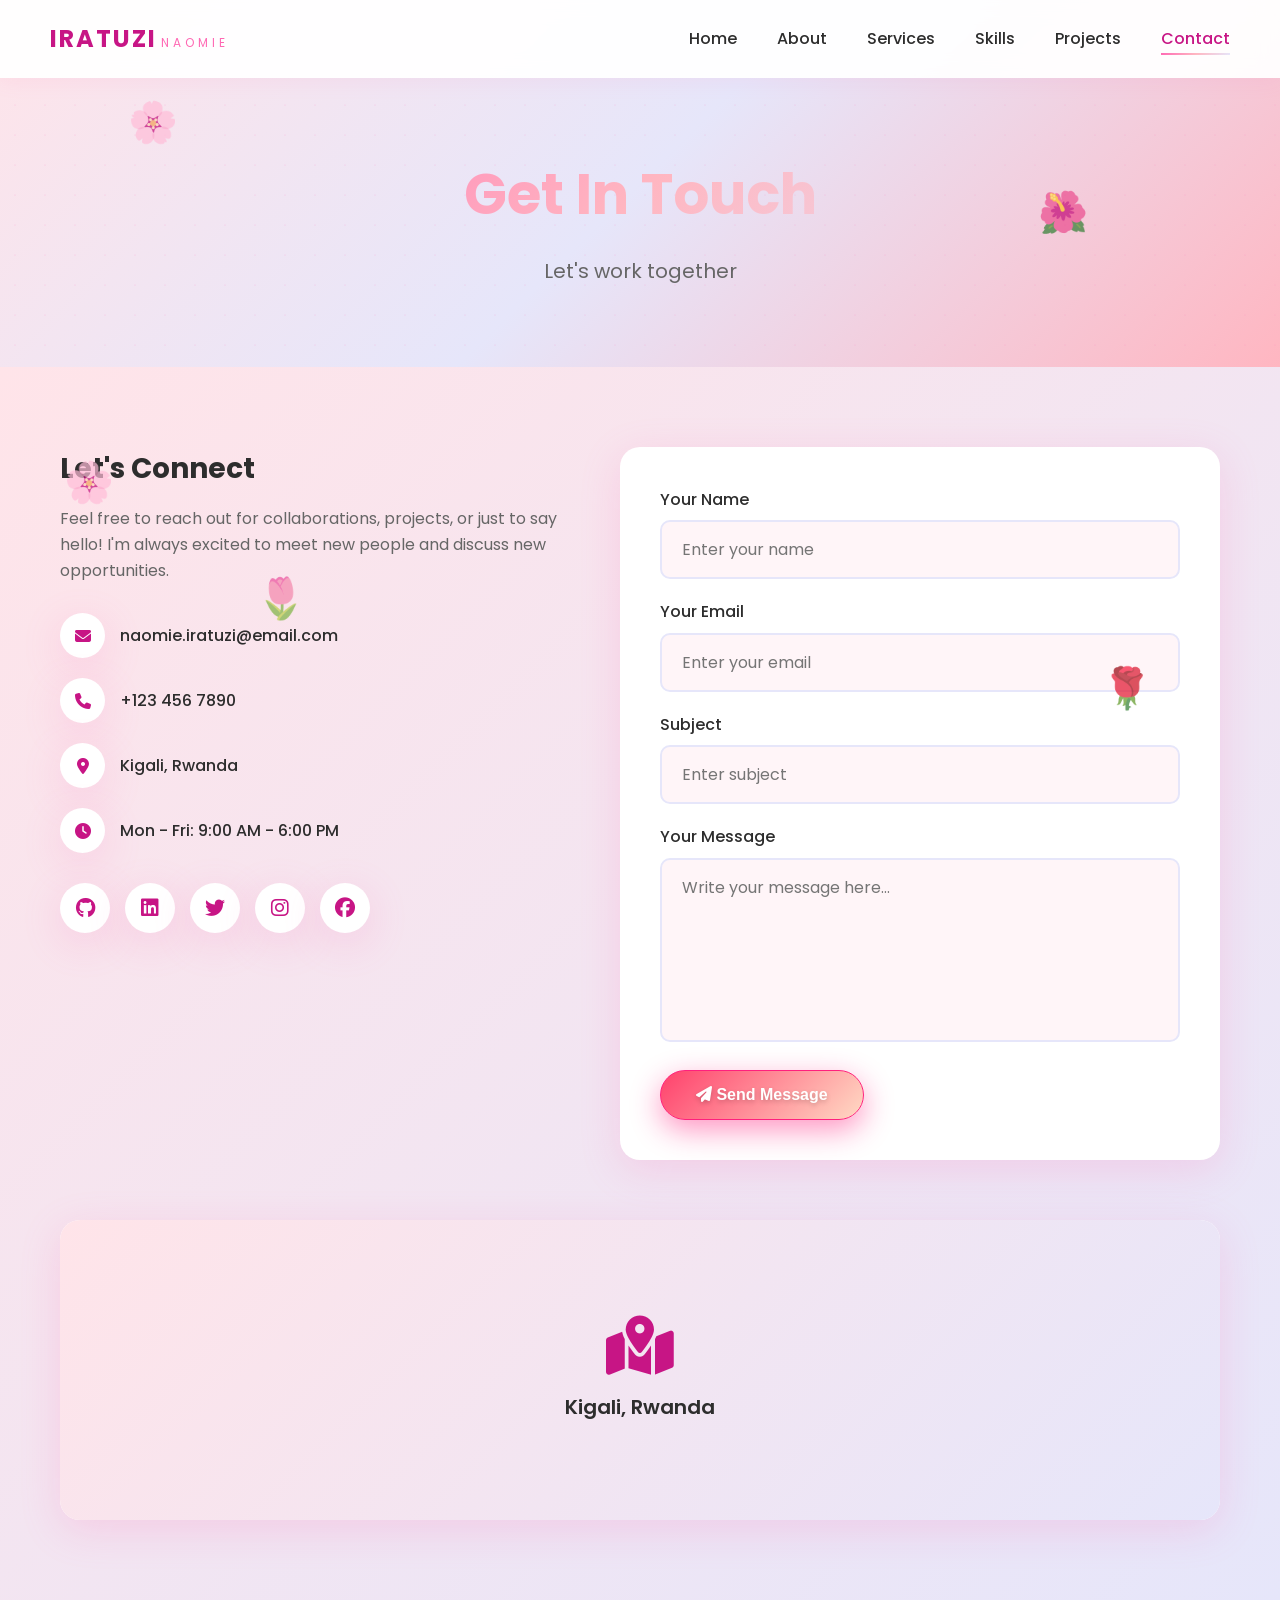
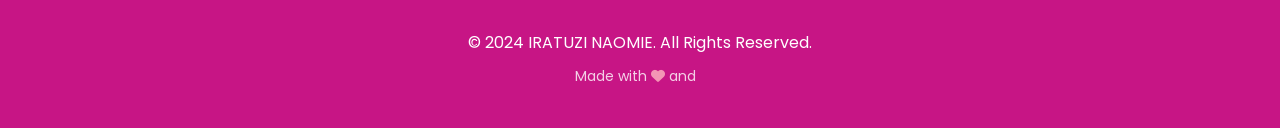
<file: contact.html>
<!DOCTYPE html>
<html lang="en">
<head>
    <meta charset="UTF-8">
    <meta name="viewport" content="width=device-width, initial-scale=1.0">
    <title>Contact - IRATUZI NAOMIE</title>
    <link rel="icon" href="favicon.svg" type="image/svg+xml">
    <link rel="stylesheet" href="styles.css">
    <link href="https://fonts.googleapis.com/css2?family=Poppins:wght@300;400;500;600;700&display=swap" rel="stylesheet">
    <link rel="stylesheet" href="https://cdnjs.cloudflare.com/ajax/libs/font-awesome/6.4.0/css/all.min.css">
</head>
<body>
    <!-- Navigation -->
    <nav class="navbar">
        <div class="logo">
            <a href="index.html">
                <span class="logo-text">IRATUZI</span>
                <span class="logo-sub">NAOMIE</span>
            </a>
        </div>
        <ul class="nav-links">
            <li><a href="index.html">Home</a></li>
            <li><a href="about.html">About</a></li>
            <li><a href="services.html">Services</a></li>
            <li><a href="skills.html">Skills</a></li>
            <li><a href="projects.html">Projects</a></li>
            <li><a href="contact.html" class="active">Contact</a></li>
        </ul>
        <div class="hamburger">
            <span></span>
            <span></span>
            <span></span>
        </div>
    </nav>

    <!-- Page Header -->
    <section class="page-header">
        <div class="container">
            <h1 class="page-title">Get In Touch</h1>
            <p class="page-subtitle">Let's work together</p>
        </div>
    </section>

    <!-- Contact Section -->
    <section class="contact-page">
        <div class="container">
            <div class="contact-content">
                <div class="contact-info">
                    <h3>Let's Connect</h3>
                    <p>Feel free to reach out for collaborations, projects, or just to say hello! I'm always excited to meet new people and discuss new opportunities.</p>
                    
                    <div class="contact-details">
                        <div class="contact-item">
                            <i class="fas fa-envelope"></i>
                            <span>naomie.iratuzi@email.com</span>
                        </div>
                        <div class="contact-item">
                            <i class="fas fa-phone"></i>
                            <span>+123 456 7890</span>
                        </div>
                        <div class="contact-item">
                            <i class="fas fa-map-marker-alt"></i>
                            <span>Kigali, Rwanda</span>
                        </div>
                        <div class="contact-item">
                            <i class="fas fa-clock"></i>
                            <span>Mon - Fri: 9:00 AM - 6:00 PM</span>
                        </div>
                    </div>
                    
                    <div class="social-links">
                        <a href="#"><i class="fab fa-github"></i></a>
                        <a href="#"><i class="fab fa-linkedin"></i></a>
                        <a href="#"><i class="fab fa-twitter"></i></a>
                        <a href="#"><i class="fab fa-instagram"></i></a>
                        <a href="#"><i class="fab fa-facebook"></i></a>
                    </div>
                </div>
                
                <form class="contact-form">
                    <div class="form-group">
                        <label for="name">Your Name</label>
                        <input type="text" id="name" placeholder="Enter your name" required>
                    </div>
                    <div class="form-group">
                        <label for="email">Your Email</label>
                        <input type="email" id="email" placeholder="Enter your email" required>
                    </div>
                    <div class="form-group">
                        <label for="subject">Subject</label>
                        <input type="text" id="subject" placeholder="Enter subject" required>
                    </div>
                    <div class="form-group">
                        <label for="message">Your Message</label>
                        <textarea id="message" placeholder="Write your message here..." rows="6" required></textarea>
                    </div>
                    <button type="submit" class="btn btn-primary">
                        <i class="fas fa-paper-plane"></i> Send Message
                    </button>
                </form>
            </div>
            
            <!-- Map Section -->
            <div class="map-section">
                <div class="map-container">
                    <div class="map-placeholder">
                        <i class="fas fa-map-marked-alt"></i>
                        <p>Kigali, Rwanda</p>
                    </div>
                </div>
            </div>
        </div>
    </section>

    <!-- Footer -->
    <footer>
        <div class="container">
            <p>&copy; 2024 IRATUZI NAOMIE. All Rights Reserved.</p>
            <p class="footer-love">Made with <i class="fas fa-heart"></i> and <i class="fas fa-butterfly"></i></p>
        </div>
    </footer>

    <!-- Floating Butterflies -->
    <div class="butterfly butterfly-1">🦋</div>
    <div class="butterfly butterfly-2">🦋</div>
    <div class="butterfly butterfly-3">🦋</div>
    <div class="butterfly butterfly-4">🦋</div>
    <div class="butterfly butterfly-5">🦋</div>

    <!-- Flower Decorations -->
    <div class="flower flower-1">🌸</div>
    <div class="flower flower-2">🌺</div>
    <div class="flower flower-3">🌷</div>
    <div class="flower flower-4">🌹</div>
    <div class="flower flower-5">🌸</div>

    <script src="script.js"></script>
</body>
</html>
</file>
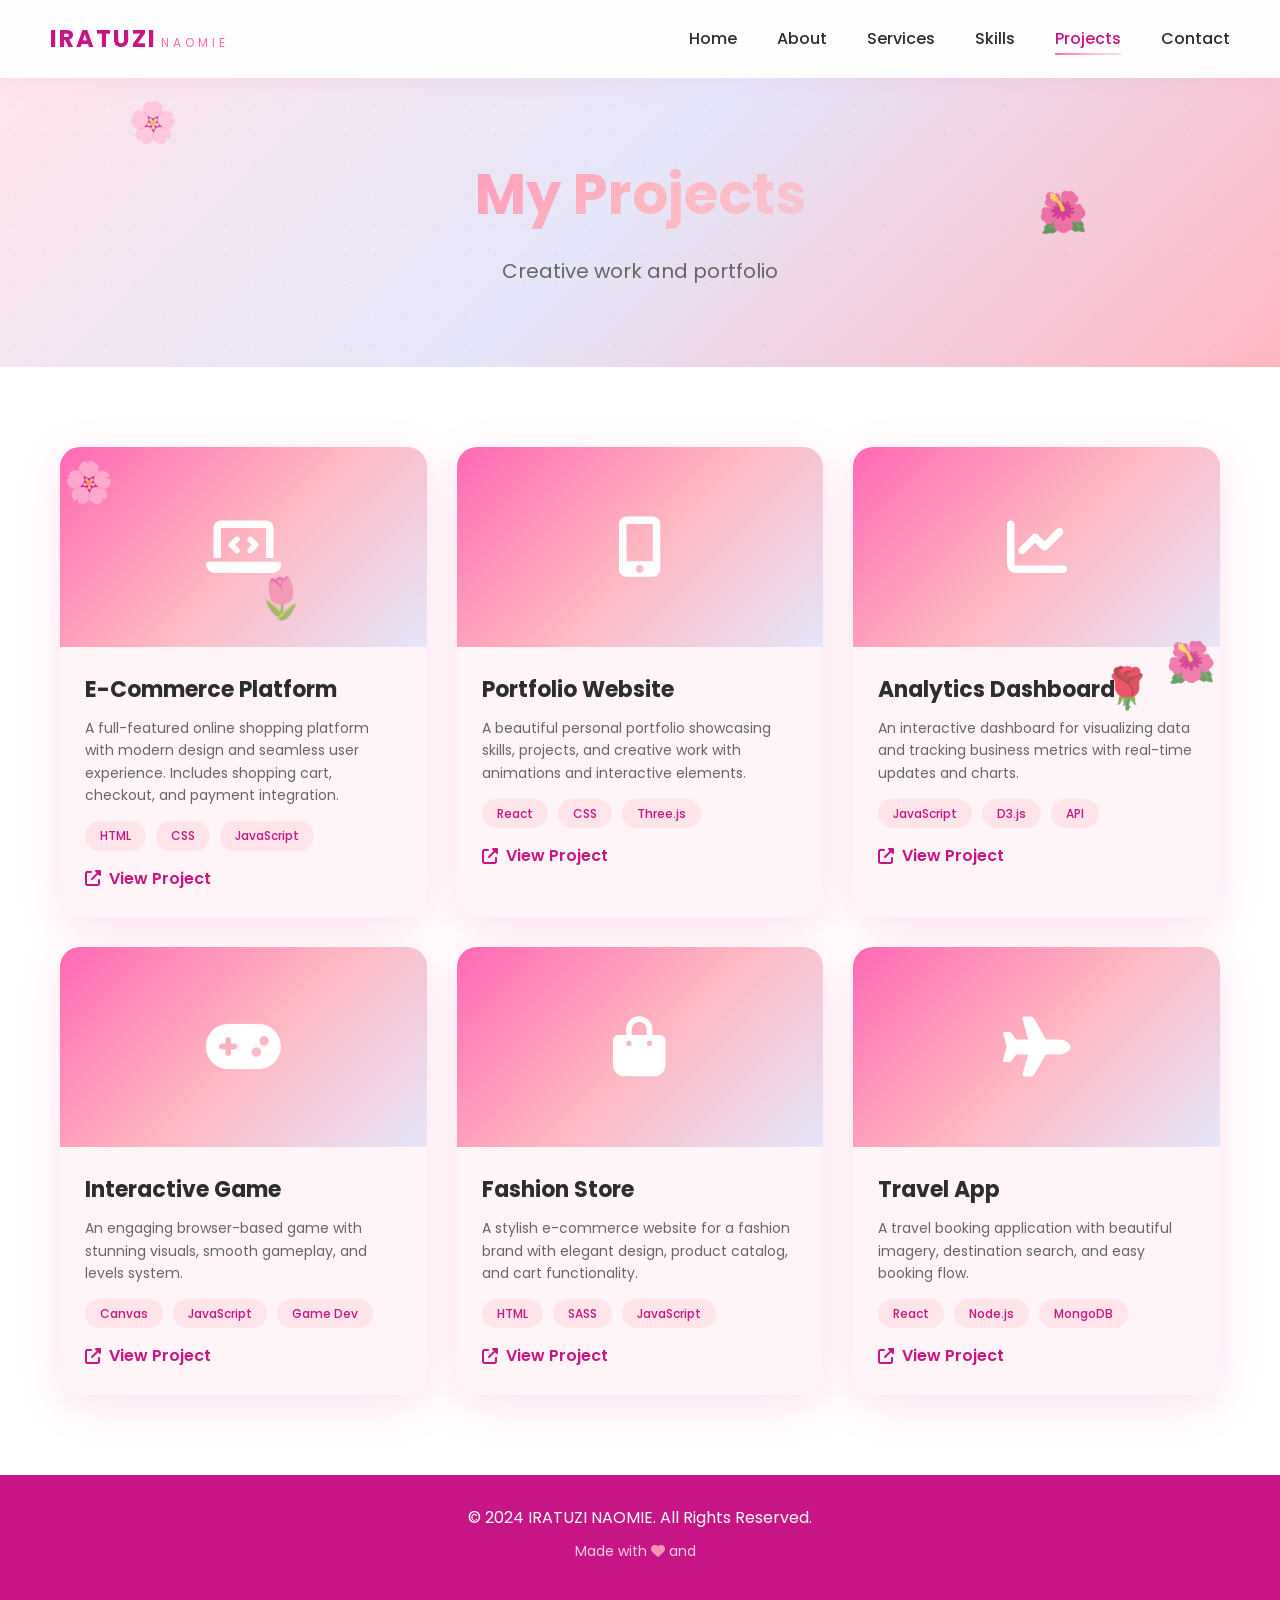
<file: projects.html>
<!DOCTYPE html>
<html lang="en">
<head>
    <meta charset="UTF-8">
    <meta name="viewport" content="width=device-width, initial-scale=1.0">
    <title>Projects - IRATUZI NAOMIE</title>
    <link rel="icon" href="favicon.svg" type="image/svg+xml">
    <link rel="stylesheet" href="styles.css">
    <link href="https://fonts.googleapis.com/css2?family=Poppins:wght@300;400;500;600;700&display=swap" rel="stylesheet">
    <link rel="stylesheet" href="https://cdnjs.cloudflare.com/ajax/libs/font-awesome/6.4.0/css/all.min.css">
</head>
<body>
    <!-- Navigation -->
    <nav class="navbar">
        <div class="logo">
            <a href="index.html">
                <span class="logo-text">IRATUZI</span>
                <span class="logo-sub">NAOMIE</span>
            </a>
        </div>
        <ul class="nav-links">
            <li><a href="index.html">Home</a></li>
            <li><a href="about.html">About</a></li>
            <li><a href="services.html">Services</a></li>
            <li><a href="skills.html">Skills</a></li>
            <li><a href="projects.html" class="active">Projects</a></li>
            <li><a href="contact.html">Contact</a></li>
        </ul>
        <div class="hamburger">
            <span></span>
            <span></span>
            <span></span>
        </div>
    </nav>

    <!-- Page Header -->
    <section class="page-header">
        <div class="container">
            <h1 class="page-title">My Projects</h1>
            <p class="page-subtitle">Creative work and portfolio</p>
        </div>
    </section>

    <!-- Projects Section -->
    <section class="projects-page">
        <div class="container">
            <div class="projects-grid">
                <div class="project-card">
                    <div class="project-image">
                        <i class="fas fa-laptop-code"></i>
                    </div>
                    <div class="project-info">
                        <h3>E-Commerce Platform</h3>
                        <p>A full-featured online shopping platform with modern design and seamless user experience. Includes shopping cart, checkout, and payment integration.</p>
                        <div class="project-tags">
                            <span>HTML</span>
                            <span>CSS</span>
                            <span>JavaScript</span>
                        </div>
                        <a href="#" class="project-link">
                            <i class="fas fa-external-link-alt"></i> View Project
                        </a>
                    </div>
                </div>
                <div class="project-card">
                    <div class="project-image">
                        <i class="fas fa-mobile-alt"></i>
                    </div>
                    <div class="project-info">
                        <h3>Portfolio Website</h3>
                        <p>A beautiful personal portfolio showcasing skills, projects, and creative work with animations and interactive elements.</p>
                        <div class="project-tags">
                            <span>React</span>
                            <span>CSS</span>
                            <span>Three.js</span>
                        </div>
                        <a href="#" class="project-link">
                            <i class="fas fa-external-link-alt"></i> View Project
                        </a>
                    </div>
                </div>
                <div class="project-card">
                    <div class="project-image">
                        <i class="fas fa-chart-line"></i>
                    </div>
                    <div class="project-info">
                        <h3>Analytics Dashboard</h3>
                        <p>An interactive dashboard for visualizing data and tracking business metrics with real-time updates and charts.</p>
                        <div class="project-tags">
                            <span>JavaScript</span>
                            <span>D3.js</span>
                            <span>API</span>
                        </div>
                        <a href="#" class="project-link">
                            <i class="fas fa-external-link-alt"></i> View Project
                        </a>
                    </div>
                </div>
                <div class="project-card">
                    <div class="project-image">
                        <i class="fas fa-gamepad"></i>
                    </div>
                    <div class="project-info">
                        <h3>Interactive Game</h3>
                        <p>An engaging browser-based game with stunning visuals, smooth gameplay, and levels system.</p>
                        <div class="project-tags">
                            <span>Canvas</span>
                            <span>JavaScript</span>
                            <span>Game Dev</span>
                        </div>
                        <a href="#" class="project-link">
                            <i class="fas fa-external-link-alt"></i> View Project
                        </a>
                    </div>
                </div>
                <div class="project-card">
                    <div class="project-image">
                        <i class="fas fa-shopping-bag"></i>
                    </div>
                    <div class="project-info">
                        <h3>Fashion Store</h3>
                        <p>A stylish e-commerce website for a fashion brand with elegant design, product catalog, and cart functionality.</p>
                        <div class="project-tags">
                            <span>HTML</span>
                            <span>SASS</span>
                            <span>JavaScript</span>
                        </div>
                        <a href="#" class="project-link">
                            <i class="fas fa-external-link-alt"></i> View Project
                        </a>
                    </div>
                </div>
                <div class="project-card">
                    <div class="project-image">
                        <i class="fas fa-plane"></i>
                    </div>
                    <div class="project-info">
                        <h3>Travel App</h3>
                        <p>A travel booking application with beautiful imagery, destination search, and easy booking flow.</p>
                        <div class="project-tags">
                            <span>React</span>
                            <span>Node.js</span>
                            <span>MongoDB</span>
                        </div>
                        <a href="#" class="project-link">
                            <i class="fas fa-external-link-alt"></i> View Project
                        </a>
                    </div>
                </div>
            </div>
        </div>
    </section>

    <!-- Footer -->
    <footer>
        <div class="container">
            <p>&copy; 2024 IRATUZI NAOMIE. All Rights Reserved.</p>
            <p class="footer-love">Made with <i class="fas fa-heart"></i> and <i class="fas fa-butterfly"></i></p>
        </div>
    </footer>

    <!-- Floating Butterflies -->
    <div class="butterfly butterfly-1">🦋</div>
    <div class="butterfly butterfly-2">🦋</div>
    <div class="butterfly butterfly-3">🦋</div>
    <div class="butterfly butterfly-4">🦋</div>

    <!-- Flower Decorations -->
    <div class="flower flower-1">🌸</div>
    <div class="flower flower-2">🌺</div>
    <div class="flower flower-3">🌷</div>
    <div class="flower flower-4">🌹</div>
    <div class="flower flower-5">🌸</div>
    <div class="flower flower-6">🌺</div>

    <script src="script.js"></script>
</body>
</html>
</file>
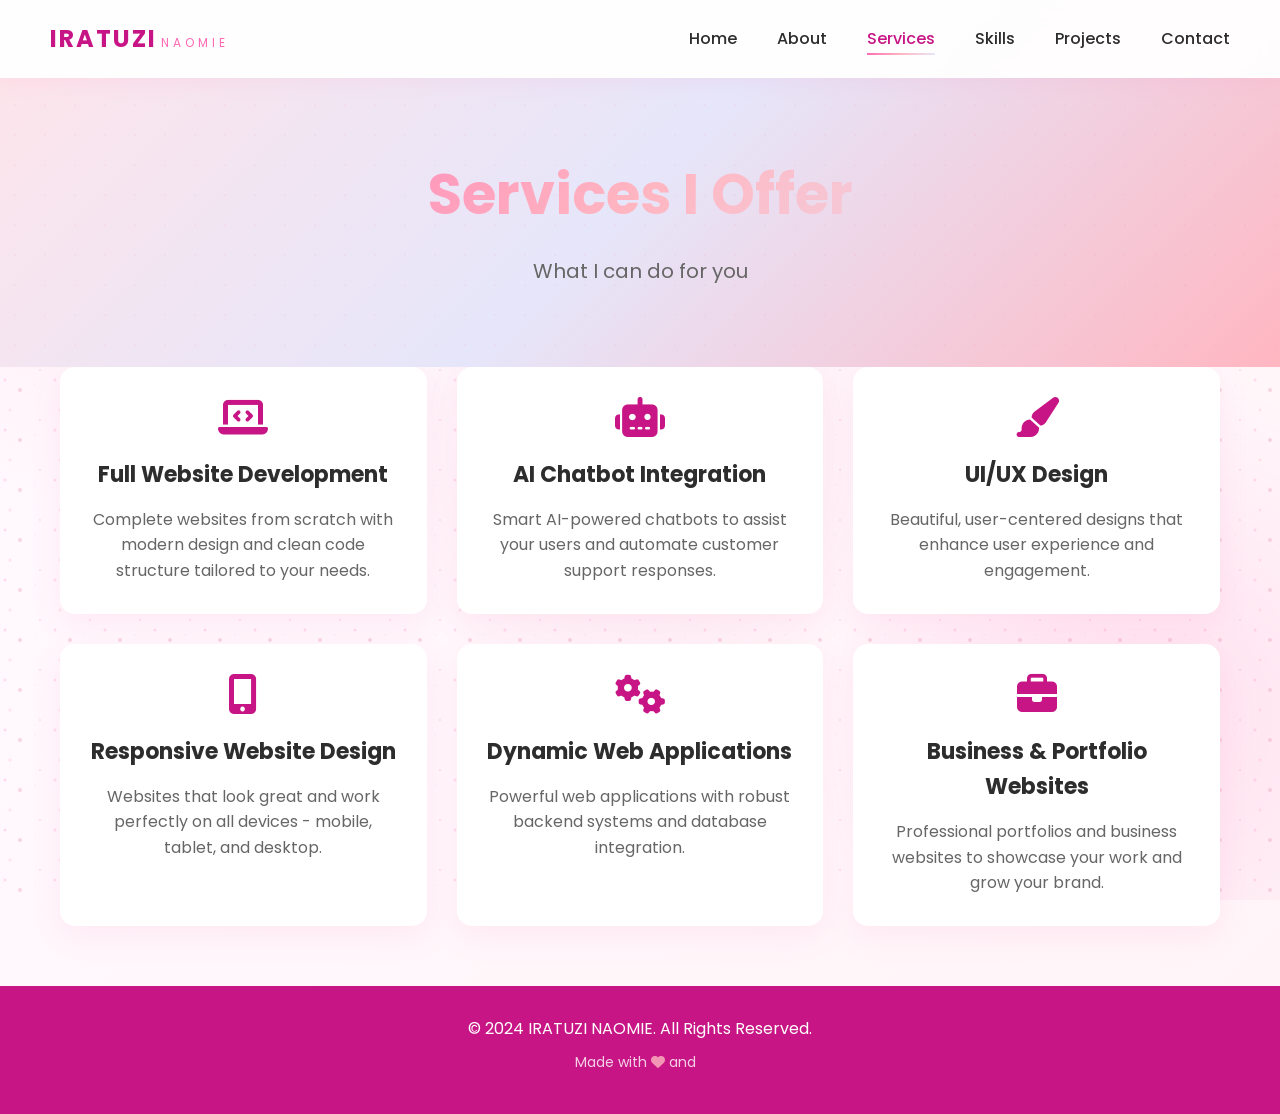
<file: services.html>
<!DOCTYPE html>
<html lang="en">
<head>
    <meta charset="UTF-8">
    <meta name="viewport" content="width=device-width, initial-scale=1.0">
    <title>Services - IRATUZI NAOMIE</title>
    <link rel="icon" href="favicon.svg" type="image/svg+xml">
    <link rel="stylesheet" href="styles.css">
    <link href="https://fonts.googleapis.com/css2?family=Poppins:wght@300;400;500;600;700&display=swap" rel="stylesheet">
    <link rel="stylesheet" href="https://cdnjs.cloudflare.com/ajax/libs/font-awesome/6.4.0/css/all.min.css">
</head>
<body>
    <nav class="navbar">
        <div class="logo">
            <a href="index.html">
                <span class="logo-text">IRATUZI</span>
                <span class="logo-sub">NAOMIE</span>
            </a>
        </div>
        <ul class="nav-links">
            <li><a href="index.html">Home</a></li>
            <li><a href="about.html">About</a></li>
            <li><a href="services.html" class="active">Services</a></li>
            <li><a href="skills.html">Skills</a></li>
            <li><a href="projects.html">Projects</a></li>
            <li><a href="contact.html">Contact</a></li>
        </ul>
        <div class="hamburger"><span></span><span></span><span></span></div>
    </nav>

    <section class="page-header">
        <div class="container">
            <h1 class="page-title">Services I Offer</h1>
            <p class="page-subtitle">What I can do for you</p>
        </div>
    </section>

    <section class="services-section">
        <div class="container">
            <div class="services-grid">
                <article class="service-card">
                    <i class="fas fa-laptop-code"></i>
                    <h3>Full Website Development</h3>
                    <p>Complete websites from scratch with modern design and clean code structure tailored to your needs.</p>
                </article>
                <article class="service-card">
                    <i class="fas fa-robot"></i>
                    <h3>AI Chatbot Integration</h3>
                    <p>Smart AI-powered chatbots to assist your users and automate customer support responses.</p>
                </article>
                <article class="service-card">
                    <i class="fas fa-paint-brush"></i>
                    <h3>UI/UX Design</h3>
                    <p>Beautiful, user-centered designs that enhance user experience and engagement.</p>
                </article>
                <article class="service-card">
                    <i class="fas fa-mobile-alt"></i>
                    <h3>Responsive Website Design</h3>
                    <p>Websites that look great and work perfectly on all devices - mobile, tablet, and desktop.</p>
                </article>
                <article class="service-card">
                    <i class="fas fa-cogs"></i>
                    <h3>Dynamic Web Applications</h3>
                    <p>Powerful web applications with robust backend systems and database integration.</p>
                </article>
                <article class="service-card">
                    <i class="fas fa-briefcase"></i>
                    <h3>Business & Portfolio Websites</h3>
                    <p>Professional portfolios and business websites to showcase your work and grow your brand.</p>
                </article>
            </div>
        </div>
    </section>

    <footer>
        <div class="container">
            <p>&copy; 2024 IRATUZI NAOMIE. All Rights Reserved.</p>
            <p class="footer-love">Made with <i class="fas fa-heart"></i> and <i class="fas fa-butterfly"></i></p>
        </div>
    </footer>

    <script src="script.js"></script>
</body>
</html>
</file>
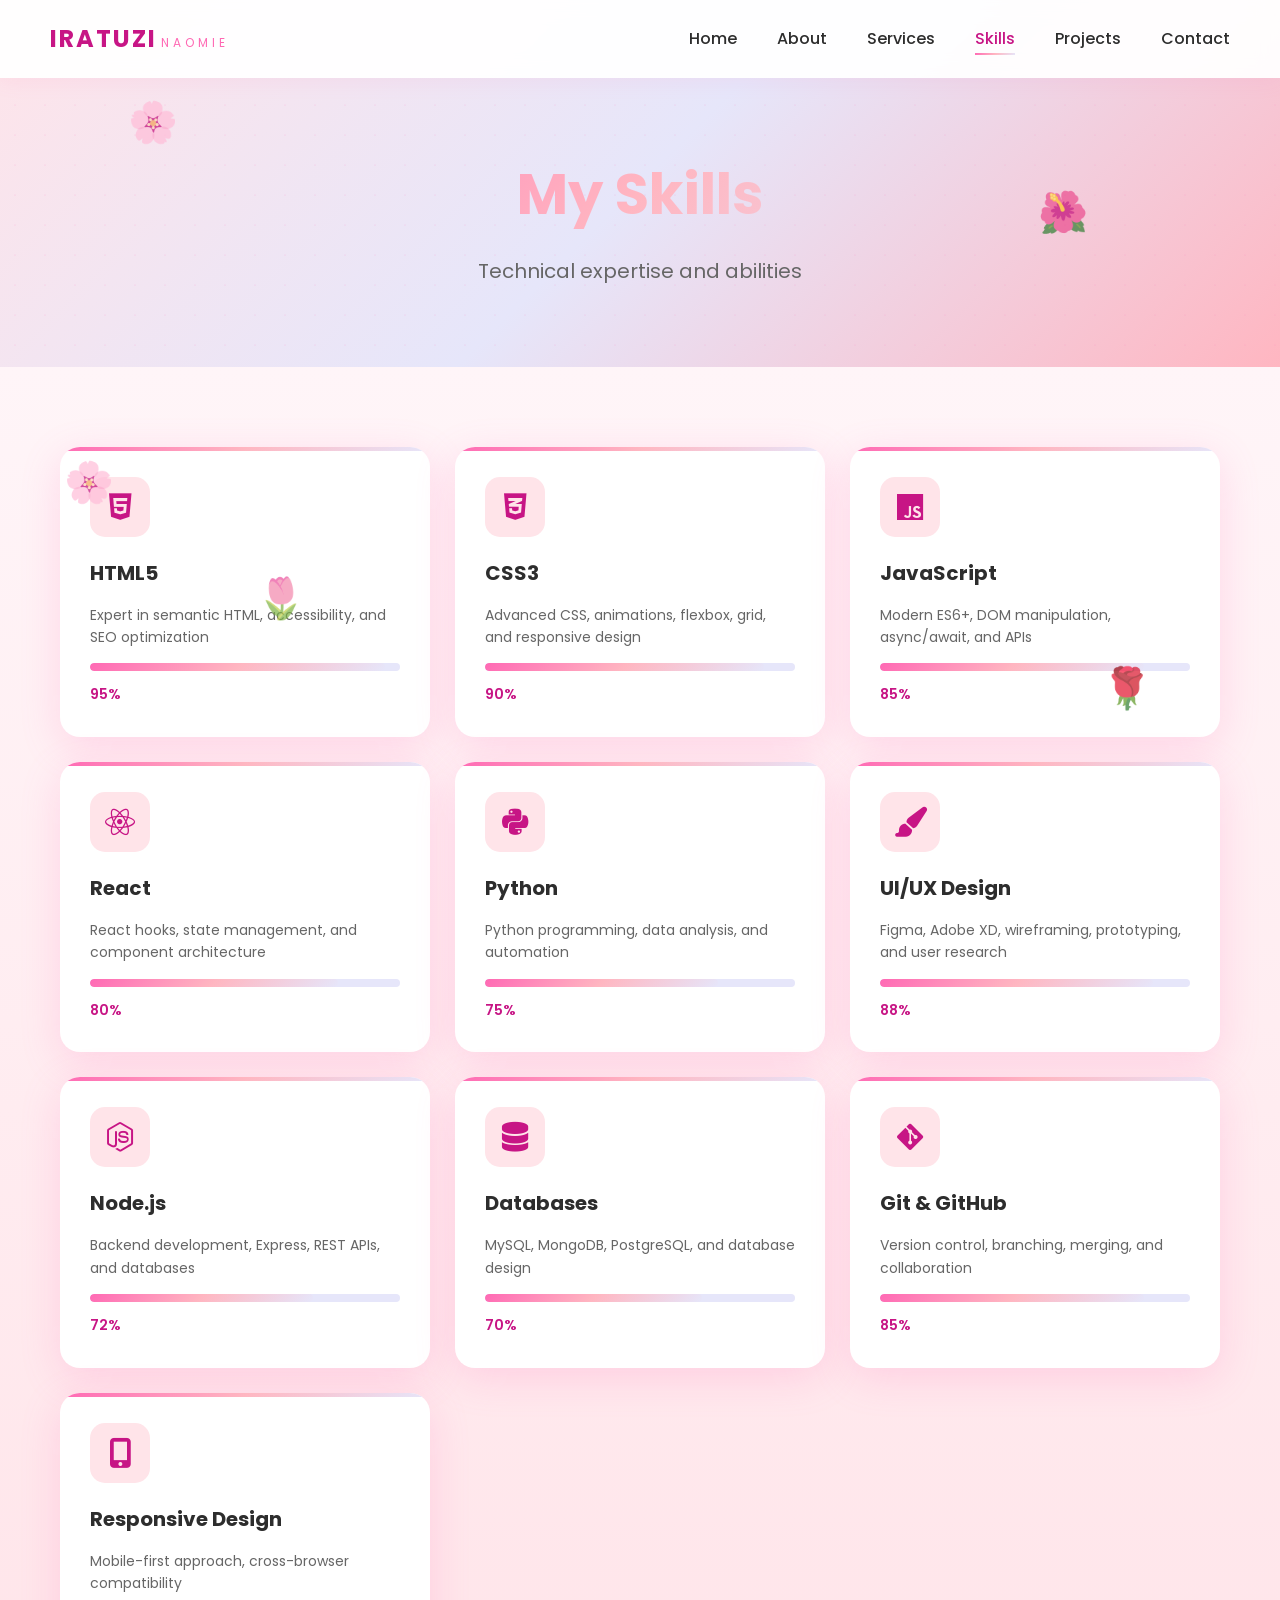
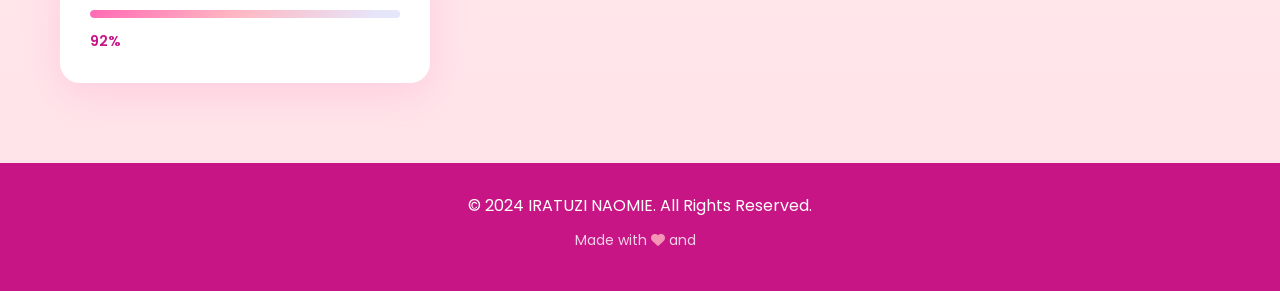
<file: skills.html>
<!DOCTYPE html>
<html lang="en">
<head>
    <meta charset="UTF-8">
    <meta name="viewport" content="width=device-width, initial-scale=1.0">
    <title>Skills - IRATUZI NAOMIE</title>
    <link rel="icon" href="favicon.svg" type="image/svg+xml">
    <link rel="stylesheet" href="styles.css">
    <link href="https://fonts.googleapis.com/css2?family=Poppins:wght@300;400;500;600;700&display=swap" rel="stylesheet">
    <link rel="stylesheet" href="https://cdnjs.cloudflare.com/ajax/libs/font-awesome/6.4.0/css/all.min.css">
</head>
<body>
    <!-- Navigation -->
    <nav class="navbar">
        <div class="logo">
            <a href="index.html">
                <span class="logo-text">IRATUZI</span>
                <span class="logo-sub">NAOMIE</span>
            </a>
        </div>
        <ul class="nav-links">
            <li><a href="index.html">Home</a></li>
            <li><a href="about.html">About</a></li>
            <li><a href="services.html">Services</a></li>
            <li><a href="skills.html" class="active">Skills</a></li>
            <li><a href="projects.html">Projects</a></li>
            <li><a href="contact.html">Contact</a></li>
        </ul>
        <div class="hamburger">
            <span></span>
            <span></span>
            <span></span>
        </div>
    </nav>

    <!-- Page Header -->
    <section class="page-header">
        <div class="container">
            <h1 class="page-title">My Skills</h1>
            <p class="page-subtitle">Technical expertise and abilities</p>
        </div>
    </section>

    <!-- Skills Section -->
    <section class="skills-page">
        <div class="container">
            <div class="skills-grid">
                <div class="skill-card">
                    <div class="skill-icon">
                        <i class="fab fa-html5"></i>
                    </div>
                    <h3>HTML5</h3>
                    <p>Expert in semantic HTML, accessibility, and SEO optimization</p>
                    <div class="skill-bar">
                        <div class="skill-progress" style="width: 95%"></div>
                    </div>
                    <span class="skill-percent">95%</span>
                </div>
                <div class="skill-card">
                    <div class="skill-icon">
                        <i class="fab fa-css3-alt"></i>
                    </div>
                    <h3>CSS3</h3>
                    <p>Advanced CSS, animations, flexbox, grid, and responsive design</p>
                    <div class="skill-bar">
                        <div class="skill-progress" style="width: 90%"></div>
                    </div>
                    <span class="skill-percent">90%</span>
                </div>
                <div class="skill-card">
                    <div class="skill-icon">
                        <i class="fab fa-js"></i>
                    </div>
                    <h3>JavaScript</h3>
                    <p>Modern ES6+, DOM manipulation, async/await, and APIs</p>
                    <div class="skill-bar">
                        <div class="skill-progress" style="width: 85%"></div>
                    </div>
                    <span class="skill-percent">85%</span>
                </div>
                <div class="skill-card">
                    <div class="skill-icon">
                        <i class="fab fa-react"></i>
                    </div>
                    <h3>React</h3>
                    <p>React hooks, state management, and component architecture</p>
                    <div class="skill-bar">
                        <div class="skill-progress" style="width: 80%"></div>
                    </div>
                    <span class="skill-percent">80%</span>
                </div>
                <div class="skill-card">
                    <div class="skill-icon">
                        <i class="fab fa-python"></i>
                    </div>
                    <h3>Python</h3>
                    <p>Python programming, data analysis, and automation</p>
                    <div class="skill-bar">
                        <div class="skill-progress" style="width: 75%"></div>
                    </div>
                    <span class="skill-percent">75%</span>
                </div>
                <div class="skill-card">
                    <div class="skill-icon">
                        <i class="fas fa-paint-brush"></i>
                    </div>
                    <h3>UI/UX Design</h3>
                    <p>Figma, Adobe XD, wireframing, prototyping, and user research</p>
                    <div class="skill-bar">
                        <div class="skill-progress" style="width: 88%"></div>
                    </div>
                    <span class="skill-percent">88%</span>
                </div>
                <div class="skill-card">
                    <div class="skill-icon">
                        <i class="fab fa-node-js"></i>
                    </div>
                    <h3>Node.js</h3>
                    <p>Backend development, Express, REST APIs, and databases</p>
                    <div class="skill-bar">
                        <div class="skill-progress" style="width: 72%"></div>
                    </div>
                    <span class="skill-percent">72%</span>
                </div>
                <div class="skill-card">
                    <div class="skill-icon">
                        <i class="fas fa-database"></i>
                    </div>
                    <h3>Databases</h3>
                    <p>MySQL, MongoDB, PostgreSQL, and database design</p>
                    <div class="skill-bar">
                        <div class="skill-progress" style="width: 70%"></div>
                    </div>
                    <span class="skill-percent">70%</span>
                </div>
                <div class="skill-card">
                    <div class="skill-icon">
                        <i class="fab fa-git-alt"></i>
                    </div>
                    <h3>Git & GitHub</h3>
                    <p>Version control, branching, merging, and collaboration</p>
                    <div class="skill-bar">
                        <div class="skill-progress" style="width: 85%"></div>
                    </div>
                    <span class="skill-percent">85%</span>
                </div>
                <div class="skill-card">
                    <div class="skill-icon">
                        <i class="fas fa-mobile-alt"></i>
                    </div>
                    <h3>Responsive Design</h3>
                    <p>Mobile-first approach, cross-browser compatibility</p>
                    <div class="skill-bar">
                        <div class="skill-progress" style="width: 92%"></div>
                    </div>
                    <span class="skill-percent">92%</span>
                </div>
            </div>
        </div>
    </section>

    <!-- Footer -->
    <footer>
        <div class="container">
            <p>&copy; 2024 IRATUZI NAOMIE. All Rights Reserved.</p>
            <p class="footer-love">Made with <i class="fas fa-heart"></i> and <i class="fas fa-butterfly"></i></p>
        </div>
    </footer>

    <!-- Floating Butterflies -->
    <div class="butterfly butterfly-1">🦋</div>
    <div class="butterfly butterfly-2">🦋</div>
    <div class="butterfly butterfly-3">🦋</div>

    <!-- Flower Decorations -->
    <div class="flower flower-1">🌸</div>
    <div class="flower flower-2">🌺</div>
    <div class="flower flower-3">🌷</div>
    <div class="flower flower-4">🌹</div>
    <div class="flower flower-5">🌸</div>

    <script src="script.js"></script>
</body>
</html>
</file>
<file: styles.css>
/* ===== CSS Variables ===== */
:root {
    --primary-pink: #ff69b4;
    --light-pink: #ffb6c1;
    --dark-pink: #db7093;
    --soft-pink: #ffe4e9;
    --lavender-pink: #e6e6fa;
    --deep-pink: #c71585;
    --white: #ffffff;
    --light-bg: #fff5f8;
    --text-dark: #2d2d2d;
    --text-light: #666666;
    --gradient-pink: linear-gradient(135deg, #ff69b4 0%, #ffb6c1 50%, #e6e6fa 100%);
    --shadow-pink: 0 10px 40px rgba(255, 105, 180, 0.2);
}

/* ===== Reset & Base ===== */
* {
    margin: 0;
    padding: 0;
    box-sizing: border-box;
}

html {
    scroll-behavior: smooth;
}

body {
    font-family: 'Poppins', sans-serif;
    background: linear-gradient(135deg, #fff9fe, #fff5f8);
    color: var(--text-dark);
    line-height: 1.6;
    overflow-x: hidden;
}

.container {
    max-width: 1200px;
    margin: 0 auto;
    padding: 0 20px;
}

a {
    text-decoration: none;
    color: inherit;
}

ul {
    list-style: none;
}

/* ===== Navigation ===== */
.navbar {
    position: fixed;
    top: 0;
    left: 0;
    right: 0;
    display: flex;
    justify-content: space-between;
    align-items: center;
    padding: 20px 50px;
    background: rgba(255, 255, 255, 0.95);
    backdrop-filter: blur(10px);
    z-index: 1000;
    box-shadow: 0 2px 20px rgba(255, 105, 180, 0.1);
}

.logo {
    display: flex;
    flex-direction: column;
}

.logo-text {
    font-size: 24px;
    font-weight: 700;
    color: var(--deep-pink);
    letter-spacing: 2px;
}

.logo-sub {
    font-size: 12px;
    color: var(--primary-pink);
    letter-spacing: 4px;
}

.nav-links {
    display: flex;
    gap: 40px;
}

.nav-links a {
    font-weight: 500;
    color: var(--text-dark);
    position: relative;
    transition: color 0.3s ease;
}

.nav-links a::after {
    content: '';
    position: absolute;
    bottom: -5px;
    left: 0;
    width: 0;
    height: 2px;
    background: var(--gradient-pink);
    transition: width 0.3s ease;
}

.nav-links a:hover,
.nav-links a.active {
    color: var(--deep-pink);
}

.nav-links a:hover::after,
.nav-links a.active::after {
    width: 100%;
}

.hamburger {
    display: none;
    cursor: pointer;
}

.hamburger span {
    display: block;
    width: 25px;
    height: 3px;
    background: var(--deep-pink);
    margin: 5px 0;
    transition: 0.3s;
}

/* ===== Hero Section ===== */
.hero {
    min-height: 100vh;
    display: flex;
    align-items: center;
    justify-content: center;
    position: relative;
    background: linear-gradient(180deg, rgba(255, 255, 255, 0.92), rgba(255, 255, 255, 0.6));
    overflow: hidden;
    color: #2f1d3e;
}

#three-canvas {
    position: absolute;
    top: 0;
    left: 0;
    width: 100%;
    height: 100%;
    z-index: 1;
}

.hero-content {
    position: relative;
    z-index: 2;
    display: flex;
    align-items: center;
    justify-content: space-between;
    max-width: 1200px;
    width: 100%;
    padding: 0 50px;
    gap: 50px;
}

    @media (max-width: 1024px) {
        .hero-content {
            flex-direction: column;
            align-items: center;
            text-align: center;
            padding: 0 20px;
            gap: 30px;
        }

        .hero-visual {
            width: 280px;
        }

        .profile-circle {
            width: 240px;
            height: 240px;
        }

        .name {
            font-size: 46px;
        }

        .title {
            font-size: 20px;
        }
    }

    @media (max-width: 600px) {
        .hero-content {
            padding: 0 15px;
            gap: 20px;
        }

        .profile-circle {
            width: 200px;
            height: 200px;
        }

        .name {
            font-size: 35px;
        }

        .title {
            font-size: 18px;
        }

        .hero-description {
            font-size: 16px;
        }

        .hero-buttons {
            flex-direction: column;
        }

        .btn {
            width: 100%;
            text-align: center;
            padding: 14px;
        }
    }

.name {
    font-size: 64px;
    font-weight: 700;
    color: #3d0b4d;
    text-shadow: 0 4px 12px rgba(0,0,0,0.2);
    margin-bottom: 10px;
    line-height: 1.2;
}

.title {
    font-size: 24px;
    color: #5e166d;
    margin-bottom: 30px;
    font-weight: 700;
    text-shadow: 0 3px 10px rgba(0,0,0,0.17);
}

.hero-description {
    font-size: 18px;
    color: var(--text-light);
    margin-bottom: 20px;
    line-height: 1.6;
    max-width: 600px;
}

.hero-buttons {
    display: flex;
    gap: 20px;
}

.btn {
    padding: 15px 35px;
    border-radius: 50px;
    font-weight: 600;
    font-size: 16px;
    cursor: pointer;
    transition: all 0.3s ease;
    display: inline-block;
}

.btn-primary {
    background: linear-gradient(135deg, #ff416c 0%, #ffdac4 100%);
    color: var(--white);
    border: 1px solid #ff207d;
    box-shadow: 0 10px 30px rgba(255, 20, 120, 0.45);
    text-shadow: 0 2px 5px rgba(0, 0, 0, 0.2);
    font-weight: 800;
}

.btn-primary:hover {
    transform: translateY(-3px) scale(1.02);
    box-shadow: 0 15px 60px rgba(255, 20, 120, 0.45);
}

.btn-secondary {
    background: #ff297c;
    color: #fff;
    border: 2px solid #fff;
    font-weight: 800;
}

.btn-secondary:hover {
    background: #c70f57;
    color: #fff;
    transform: translateY(-3px) scale(1.02);
}


.hero-visual {
    flex: 1;
    display: flex;
    justify-content: center;
}

.profile-circle {
    width: 350px;
    height: 350px;
    border-radius: 50%;
    background: var(--gradient-pink);
    padding: 5px;
    box-shadow: var(--shadow-pink);
    animation: float 3s ease-in-out infinite;
}

.profile-inner {
    width: 100%;
    height: 100%;
    border-radius: 50%;
    background: var(--soft-pink);
    display: flex;
    align-items: center;
    justify-content: center;
}

.profile-inner i {
    font-size: 150px;
    color: var(--deep-pink);
}

.profile-photo {
    width: 100%;
    height: 100%;
    object-fit: cover;
    border-radius: 50%;
}

@keyframes float {
    0%, 100% {
        transform: translateY(0);
    }
    50% {
        transform: translateY(-20px);
    }
}

.scroll-indicator {
    position: absolute;
    bottom: 30px;
    left: 50%;
    transform: translateX(-50%);
    animation: bounce 2s infinite;
}

.scroll-indicator i {
    font-size: 30px;
    color: var(--deep-pink);
}

@keyframes bounce {
    0%, 20%, 50%, 80%, 100% {
        transform: translateX(-50%) translateY(0);
    }
    40% {
        transform: translateX(-50%) translateY(-10px);
    }
    60% {
        transform: translateX(-50%) translateY(-5px);
    }
}

/* ===== Section Title ===== */
.section-title {
    text-align: center;
    font-size: 42px;
    font-weight: 700;
    color: var(--deep-pink);
    margin-bottom: 60px;
    position: relative;
}

.section-title::after {
    content: '';
    position: absolute;
    bottom: -15px;
    left: 50%;
    transform: translateX(-50%);
    width: 80px;
    height: 4px;
    background: var(--gradient-pink);
    border-radius: 2px;
}

/* ===== About Section ===== */
.about {
    padding: 100px 0;
    background: var(--white);
}

.about-content {
    display: grid;
    grid-template-columns: 1fr 1.5fr;
    gap: 60px;
    align-items: center;
}

.about-image {
    display: flex;
    justify-content: center;
}

.image-frame {
    width: 300px;
    height: 300px;
    background: var(--gradient-pink);
    border-radius: 50%;
    padding: 5px;
    box-shadow: var(--shadow-pink);
    display: flex;
    align-items: center;
    justify-content: center;
}

.image-frame i {
    font-size: 120px;
    color: var(--deep-pink);
}

.about-text h3 {
    font-size: 28px;
    color: var(--text-dark);
    margin-bottom: 20px;
}

.about-text p {
    color: var(--text-light);
    margin-bottom: 20px;
    font-size: 16px;
}

.about-stats {
    display: flex;
    gap: 40px;
    margin-top: 30px;
}

.stat {
    text-align: center;
}

.stat-number {
    display: block;
    font-size: 36px;
    font-weight: 700;
    color: var(--deep-pink);
}

/* ===== Services Section ===== */
.services-grid {
    display: grid;
    grid-template-columns: repeat(auto-fit, minmax(300px, 1fr));
    gap: 30px;
    margin-bottom: 60px;
}

.service-card {
    background: var(--white);
    padding: 30px;
    border-radius: 15px;
    box-shadow: 0 10px 30px rgba(255, 105, 180, 0.1);
    text-align: center;
    transition: transform 0.3s ease, box-shadow 0.3s ease;
}

.service-card:hover {
    transform: translateY(-5px);
    box-shadow: 0 15px 40px rgba(255, 105, 180, 0.2);
}

.service-card i {
    font-size: 40px;
    color: var(--deep-pink);
    margin-bottom: 20px;
}

.service-card h3 {
    font-size: 22px;
    color: var(--text-dark);
    margin-bottom: 15px;
}

.service-card p {
    color: var(--text-light);
    line-height: 1.6;
}

/* ===== Flower Decorations ===== */
.flower {
    position: fixed;
    font-size: 24px;
    pointer-events: none;
    z-index: 10;
    animation: floatFlower 6s ease-in-out infinite;
}

.flower.flower-1 {
    top: 10%;
    left: 10%;
    animation-delay: 0s;
}

.flower.flower-2 {
    top: 20%;
    right: 15%;
    animation-delay: 1s;
}

.flower.flower-3 {
    bottom: 30%;
    left: 20%;
    animation-delay: 2s;
}

.flower.flower-4 {
    bottom: 20%;
    right: 10%;
    animation-delay: 3s;
}

.flower.flower-5 {
    top: 50%;
    left: 5%;
    animation-delay: 4s;
}

.flower.flower-6 {
    top: 70%;
    right: 5%;
    animation-delay: 5s;
}

@keyframes floatFlower {
    0%, 100% {
        transform: translateY(0) rotate(0deg);
    }
    25% {
        transform: translateY(-10px) rotate(5deg);
    }
    50% {
        transform: translateY(-20px) rotate(0deg);
    }
    75% {
        transform: translateY(-10px) rotate(-5deg);
    }
}

.stat-label {
    font-size: 14px;
    color: var(--text-light);
}

/* ===== Skills Section ===== */
.skills {
    padding: 100px 0;
    background: linear-gradient(180deg, var(--light-bg) 0%, var(--soft-pink) 100%);
}

.skills-grid {
    display: grid;
    grid-template-columns: repeat(auto-fit, minmax(300px, 1fr));
    gap: 30px;
}

.skill-card {
    background: var(--white);
    padding: 30px;
    border-radius: 20px;
    box-shadow: var(--shadow-pink);
    transition: transform 0.3s ease;
    position: relative;
    overflow: hidden;
}

.skill-card::before {
    content: '';
    position: absolute;
    top: 0;
    left: 0;
    width: 100%;
    height: 4px;
    background: var(--gradient-pink);
}

.skill-card:hover {
    transform: translateY(-10px);
}

.skill-icon {
    width: 60px;
    height: 60px;
    background: var(--soft-pink);
    border-radius: 15px;
    display: flex;
    align-items: center;
    justify-content: center;
    margin-bottom: 20px;
}

.skill-icon i {
    font-size: 30px;
    color: var(--deep-pink);
}

.skill-card h3 {
    font-size: 20px;
    margin-bottom: 15px;
    color: var(--text-dark);
}

.skill-bar {
    width: 100%;
    height: 8px;
    background: var(--lavender-pink);
    border-radius: 4px;
    overflow: hidden;
    margin-bottom: 10px;
}

.skill-progress {
    height: 100%;
    background: var(--gradient-pink);
    border-radius: 4px;
    transition: width 1s ease;
}

.skill-percent {
    font-size: 14px;
    color: var(--deep-pink);
    font-weight: 600;
}

/* ===== Projects Section ===== */
.projects {
    padding: 100px 0;
    background: var(--white);
}

.projects-grid {
    display: grid;
    grid-template-columns: repeat(auto-fit, minmax(350px, 1fr));
    gap: 30px;
}

.project-card {
    background: var(--light-bg);
    border-radius: 20px;
    overflow: hidden;
    box-shadow: var(--shadow-pink);
    transition: all 0.3s ease;
}

.project-card:hover {
    transform: translateY(-10px);
    box-shadow: 0 20px 60px rgba(255, 105, 180, 0.3);
}

.project-image {
    height: 200px;
    background: var(--gradient-pink);
    display: flex;
    align-items: center;
    justify-content: center;
}

.project-image i {
    font-size: 60px;
    color: var(--white);
}

.project-info {
    padding: 25px;
}

.project-info h3 {
    font-size: 22px;
    color: var(--text-dark);
    margin-bottom: 10px;
}

.project-info p {
    color: var(--text-light);
    font-size: 14px;
    margin-bottom: 15px;
}

.project-tags {
    display: flex;
    gap: 10px;
    flex-wrap: wrap;
    margin-bottom: 15px;
}

.project-tags span {
    padding: 5px 15px;
    background: var(--soft-pink);
    color: var(--deep-pink);
    border-radius: 20px;
    font-size: 12px;
    font-weight: 500;
}

.project-link {
    display: inline-flex;
    align-items: center;
    gap: 8px;
    color: var(--deep-pink);
    font-weight: 600;
    transition: gap 0.3s ease;
}

.project-link:hover {
    gap: 15px;
}

/* ===== Contact Section ===== */
.contact {
    padding: 100px 0;
    background: linear-gradient(135deg, var(--soft-pink) 0%, var(--lavender-pink) 100%);
}

.contact-content {
    display: grid;
    grid-template-columns: 1fr 1fr;
    gap: 60px;
}

.contact-info h3 {
    font-size: 28px;
    color: var(--text-dark);
    margin-bottom: 15px;
}

.contact-info > p {
    color: var(--text-light);
    margin-bottom: 30px;
}

.contact-details {
    margin-bottom: 30px;
}

.contact-item {
    display: flex;
    align-items: center;
    gap: 15px;
    margin-bottom: 20px;
}

.contact-item i {
    width: 45px;
    height: 45px;
    background: var(--white);
    border-radius: 50%;
    display: flex;
    align-items: center;
    justify-content: center;
    color: var(--deep-pink);
    box-shadow: var(--shadow-pink);
}

.contact-item span {
    color: var(--text-dark);
    font-weight: 500;
}

.social-links {
    display: flex;
    gap: 15px;
}

.social-links a {
    width: 50px;
    height: 50px;
    background: var(--white);
    border-radius: 50%;
    display: flex;
    align-items: center;
    justify-content: center;
    color: var(--deep-pink);
    font-size: 20px;
    box-shadow: var(--shadow-pink);
    transition: all 0.3s ease;
}

.social-links a:hover {
    background: var(--gradient-pink);
    color: var(--white);
    transform: translateY(-5px);
}

.contact-form {
    background: var(--white);
    padding: 40px;
    border-radius: 20px;
    box-shadow: var(--shadow-pink);
}

.form-group {
    margin-bottom: 20px;
}

.form-group input,
.form-group textarea {
    width: 100%;
    padding: 15px 20px;
    border: 2px solid var(--lavender-pink);
    border-radius: 10px;
    font-size: 16px;
    font-family: 'Poppins', sans-serif;
    transition: border-color 0.3s ease;
    background: var(--light-bg);
}

.form-group input:focus,
.form-group textarea:focus {
    outline: none;
    border-color: var(--deep-pink);
}

.form-group textarea {
    resize: none;
}

/* ===== Footer ===== */
footer {
    background: var(--deep-pink);
    color: var(--white);
    padding: 30px 0;
    text-align: center;
}

footer p {
    margin-bottom: 10px;
}

.footer-love {
    font-size: 14px;
    opacity: 0.8;
}

.footer-love i {
    color: var(--light-pink);
}

.footer-love .fa-butterfly {
    color: var(--light-pink);
    margin-left: 5px;
}

/* ===== Page Header ===== */
.page-header {
    padding: 150px 0 80px;
    background: linear-gradient(135deg, var(--soft-pink) 0%, var(--lavender-pink) 50%, var(--light-pink) 100%);
    text-align: center;
    position: relative;
    overflow: hidden;
}

.page-header::before {
    content: '';
    position: absolute;
    top: 0;
    left: 0;
    right: 0;
    bottom: 0;
    background: url('data:image/svg+xml,<svg xmlns="http://www.w3.org/2000/svg" viewBox="0 0 100 100"><circle cx="50" cy="50" r="2" fill="%23ff69b4" opacity="0.3"/></svg>') repeat;
    background-size: 30px 30px;
    animation: float 20s linear infinite;
}

.page-title {
    font-size: 56px;
    font-weight: 700;
    background: var(--gradient-pink);
    -webkit-background-clip: text;
    -webkit-text-fill-color: transparent;
    background-clip: text;
    margin-bottom: 15px;
    position: relative;
    z-index: 1;
}

.page-subtitle {
    font-size: 20px;
    color: var(--text-light);
    position: relative;
    z-index: 1;
}

/* ===== Quick Links ===== */
.quick-links {
    padding: 80px 0;
    background: var(--white);
}

.quick-links-grid {
    display: grid;
    grid-template-columns: repeat(auto-fit, minmax(250px, 1fr));
    gap: 30px;
}

.quick-link-card {
    background: var(--light-bg);
    padding: 40px 30px;
    border-radius: 20px;
    text-align: center;
    transition: all 0.3s ease;
    box-shadow: var(--shadow-pink);
    border: 2px solid transparent;
}

.quick-link-card:hover {
    transform: translateY(-10px);
    border-color: var(--primary-pink);
    box-shadow: 0 20px 60px rgba(255, 105, 180, 0.3);
}

.quick-icon {
    width: 80px;
    height: 80px;
    background: var(--gradient-pink);
    border-radius: 50%;
    display: flex;
    align-items: center;
    justify-content: center;
    margin: 0 auto 20px;
}

.quick-icon i {
    font-size: 35px;
    color: var(--white);
}

.quick-link-card h3 {
    font-size: 22px;
    color: var(--text-dark);
    margin-bottom: 10px;
}

.quick-link-card p {
    color: var(--text-light);
    font-size: 14px;
}

/* ===== About Page ===== */
.about-page {
    padding: 80px 0;
    background: var(--white);
}

.about-details {
    display: flex;
    flex-wrap: wrap;
    gap: 20px;
    margin: 25px 0;
}

.detail-item {
    display: flex;
    align-items: center;
    gap: 10px;
    padding: 10px 20px;
    background: var(--soft-pink);
    border-radius: 50px;
}

.detail-item i {
    color: var(--deep-pink);
}

.detail-item span {
    color: var(--text-dark);
    font-weight: 500;
}

/* Timeline */
.timeline-section {
    margin-top: 80px;
}

.timeline {
    position: relative;
    max-width: 800px;
    margin: 0 auto;
}

.timeline::before {
    content: '';
    position: absolute;
    left: 50%;
    transform: translateX(-50%);
    width: 4px;
    height: 100%;
    background: var(--gradient-pink);
    border-radius: 2px;
}

.timeline-item {
    position: relative;
    padding: 20px 0;
    width: 50%;
}

.timeline-item:nth-child(odd) {
    padding-right: 50px;
    text-align: right;
}

.timeline-item:nth-child(even) {
    padding-left: 50px;
    margin-left: 50%;
}

.timeline-dot {
    position: absolute;
    width: 20px;
    height: 20px;
    background: var(--gradient-pink);
    border-radius: 50%;
    top: 30px;
    box-shadow: 0 0 20px rgba(255, 105, 180, 0.5);
}

.timeline-item:nth-child(odd) .timeline-dot {
    right: -10px;
}

.timeline-item:nth-child(even) .timeline-dot {
    left: -10px;
}

.timeline-content {
    background: var(--light-bg);
    padding: 25px;
    border-radius: 15px;
    box-shadow: var(--shadow-pink);
}

.timeline-date {
    display: inline-block;
    padding: 5px 15px;
    background: var(--gradient-pink);
    color: var(--white);
    border-radius: 20px;
    font-size: 12px;
    font-weight: 600;
    margin-bottom: 10px;
}

.timeline-content h3 {
    font-size: 20px;
    color: var(--text-dark);
    margin-bottom: 10px;
}

.timeline-content p {
    color: var(--text-light);
    font-size: 14px;
}

/* ===== Skills Page ===== */
.skills-page {
    padding: 80px 0;
    background: linear-gradient(180deg, var(--light-bg) 0%, var(--soft-pink) 100%);
    position: relative;
}

.skills-page .skills-grid {
    display: grid;
    grid-template-columns: repeat(auto-fit, minmax(280px, 1fr));
    gap: 25px;
}

.skill-card p {
    color: var(--text-light);
    font-size: 14px;
    margin-bottom: 15px;
}

/* ===== Projects Page ===== */
.projects-page {
    padding: 80px 0;
    background: var(--white);
}

/* ===== Contact Page ===== */
.contact-page {
    padding: 80px 0;
    background: linear-gradient(135deg, var(--soft-pink) 0%, var(--lavender-pink) 100%);
}

.contact-page .contact-content {
    display: grid;
    grid-template-columns: 1fr 1.2fr;
    gap: 60px;
}

.contact-page .form-group label {
    display: block;
    margin-bottom: 8px;
    color: var(--text-dark);
    font-weight: 500;
}

.map-section {
    margin-top: 60px;
}

.map-container {
    background: var(--white);
    border-radius: 20px;
    overflow: hidden;
    box-shadow: var(--shadow-pink);
}

.map-placeholder {
    height: 300px;
    background: linear-gradient(135deg, var(--soft-pink) 0%, var(--lavender-pink) 100%);
    display: flex;
    flex-direction: column;
    align-items: center;
    justify-content: center;
}

.map-placeholder i {
    font-size: 60px;
    color: var(--deep-pink);
    margin-bottom: 15px;
}

.map-placeholder p {
    font-size: 20px;
    color: var(--text-dark);
    font-weight: 600;
}

/* ===== Floating Flowers ===== */
.flower {
    position: fixed;
    font-size: 40px;
    opacity: 0.7;
    z-index: 998;
    pointer-events: none;
    animation: shake 3s ease-in-out infinite;
}

.flower-1 { top: 15%; left: 5%; animation-delay: 0s; }
.flower-2 { top: 25%; right: 8%; animation-delay: 0.5s; }
.flower-3 { bottom: 20%; left: 10%; animation-delay: 1s; }
.flower-4 { bottom: 35%; right: 5%; animation-delay: 1.5s; }
.flower-5 { top: 50%; left: 3%; animation-delay: 2s; }
.flower-6 { top: 60%; right: 10%; animation-delay: 2.5s; }

@keyframes shake {
    0%, 100% { transform: rotate(0deg) translateY(0); }
    25% { transform: rotate(5deg) translateY(-10px); }
    50% { transform: rotate(0deg) translateY(0); }
    75% { transform: rotate(-5deg) translateY(10px); }
}

/* ===== Flower Background ===== */
body::before {
    content: '';
    position: fixed;
    top: 0;
    left: 0;
    right: 0;
    bottom: 0;
    background-image: 
        radial-gradient(circle at 10% 20%, rgba(255, 182, 193, 0.15) 0%, transparent 25%),
        radial-gradient(circle at 90% 80%, rgba(255, 105, 180, 0.15) 0%, transparent 25%),
        radial-gradient(circle at 50% 50%, rgba(219, 112, 147, 0.1) 0%, transparent 35%),
        url('data:image/svg+xml,<svg xmlns="http://www.w3.org/2000/svg" viewBox="0 0 100 100"><circle cx="20" cy="20" r="3" fill="%23ffb6c1" opacity="0.3"/><circle cx="80" cy="40" r="2" fill="%23ff69b4" opacity="0.2"/><circle cx="40" cy="80" r="4" fill="%23db7093" opacity="0.25"/><circle cx="70" cy="70" r="2" fill="%23e6e6fa" opacity="0.3"/><circle cx="10" cy="60" r="3" fill="%23ff69b4" opacity="0.2"/></svg>');
    background-size: 100% 100%, 100% 100%, 100% 100%, 50px 50px;
    background-repeat: repeat;
    pointer-events: none;
    z-index: -1;
}

/* ===== Floating Butterflies ===== */
.butterfly {
    position: fixed;
    font-size: 30px;
    opacity: 0.6;
    animation: fly 15s linear infinite;
    z-index: 999;
    pointer-events: none;
}

.butterfly-1 {
    top: 10%;
    left: -50px;
    animation-delay: 0s;
    animation-duration: 20s;
}

.butterfly-2 {
    top: 30%;
    left: -50px;
    animation-delay: 3s;
    animation-duration: 18s;
}

.butterfly-3 {
    top: 50%;
    left: -50px;
    animation-delay: 6s;
    animation-duration: 22s;
}

.butterfly-4 {
    top: 70%;
    left: -50px;
    animation-delay: 9s;
    animation-duration: 19s;
}

.butterfly-5 {
    top: 90%;
    left: -50px;
    animation-delay: 12s;
    animation-duration: 21s;
}

@keyframes fly {
    0% {
        transform: translateX(-100px) rotate(0deg);
    }
    25% {
        transform: translateX(calc(25vw + 100px)) rotate(10deg);
    }
    50% {
        transform: translateX(calc(50vw + 50px)) rotate(-10deg);
    }
    75% {
        transform: translateX(calc(75vw + 100px)) rotate(10deg);
    }
    100% {
        transform: translateX(calc(100vw + 50px)) rotate(0deg);
    }
}

/* ===== Responsive ===== */
@media (max-width: 992px) {
    .hero-content {
        flex-direction: column;
        text-align: center;
    }

    .hero-buttons {
        justify-content: center;
    }

    .name {
        font-size: 48px;
    }

    .about-content,
    .contact-content {
        grid-template-columns: 1fr;
    }

    .profile-circle {
        width: 280px;
        height: 280px;
    }

    .profile-inner i {
        font-size: 120px;
    }
}

@media (max-width: 768px) {
    .navbar {
        padding: 15px 20px;
    }

    .nav-links {
        position: fixed;
        top: 70px;
        left: 0;
        right: 0;
        background: var(--white);
        flex-direction: column;
        padding: 20px;
        gap: 20px;
        box-shadow: 0 10px 30px rgba(0, 0, 0, 0.1);
        transform: translateY(-150%);
        transition: transform 0.3s ease;
    }

    .nav-links.active {
        transform: translateY(0);
    }

    .hamburger {
        display: block;
    }

    .name {
        font-size: 36px;
    }

    .title {
        font-size: 18px;
    }

    .btn {
        padding: 12px 25px;
        font-size: 14px;
    }

    .section-title {
        font-size: 32px;
    }

    .about-stats {
        justify-content: center;
    }

    .projects-grid {
        grid-template-columns: 1fr;
    }
}

@media (max-width: 480px) {
    .navbar {
        flex-direction: column;
        padding: 10px 15px;
        gap: 10px;
    }

    .nav-links {
        position: static;
        background: transparent;
        flex-direction: row;
        padding: 0;
        gap: 0;
        box-shadow: none;
        transform: none !important;
        overflow-x: auto;
        overflow-y: hidden;
        white-space: nowrap;
        scroll-behavior: smooth;
        padding-bottom: 10px;
        -webkit-overflow-scrolling: touch;
    }

    .nav-links::-webkit-scrollbar {
        height: 3px;
    }

    .nav-links::-webkit-scrollbar-track {
        background: var(--soft-pink);
        border-radius: 10px;
    }

    .nav-links::-webkit-scrollbar-thumb {
        background: var(--primary-pink);
        border-radius: 10px;
    }

    .nav-links a {
        display: inline-block;
        padding: 10px 15px;
        flex-shrink: 0;
        border-radius: 20px;
        background: var(--soft-pink);
        margin-right: 10px;
    }

    .nav-links a::after {
        display: none;
    }

    .nav-links a:hover,
    .nav-links a.active {
        background: var(--light-pink);
        color: var(--text-dark);
    }

    .hamburger {
        display: none;
    }

    .hero {
        padding-top: 20px;
    }

    .hero-content {
        padding: 0 20px;
        gap: 0;
        position: relative;
    }

    .hero-text {
        z-index: 3;
        position: relative;
    }

    .hero-visual {
        position: absolute;
        width: 150px;
        margin-top: -80px;
        z-index: 5;
    }

    .name {
        font-size: 28px;
    }

    .profile-circle {
        width: 150px;
        height: 150px;
    }

    .profile-inner i {
        font-size: 70px;
    }

    .hero-description {
        font-size: 14px;
        padding-top: 30px;
    }

    .skills-grid {
        grid-template-columns: 1fr;
    }

    .contact-form {
        padding: 25px;
    }
}
</file>
